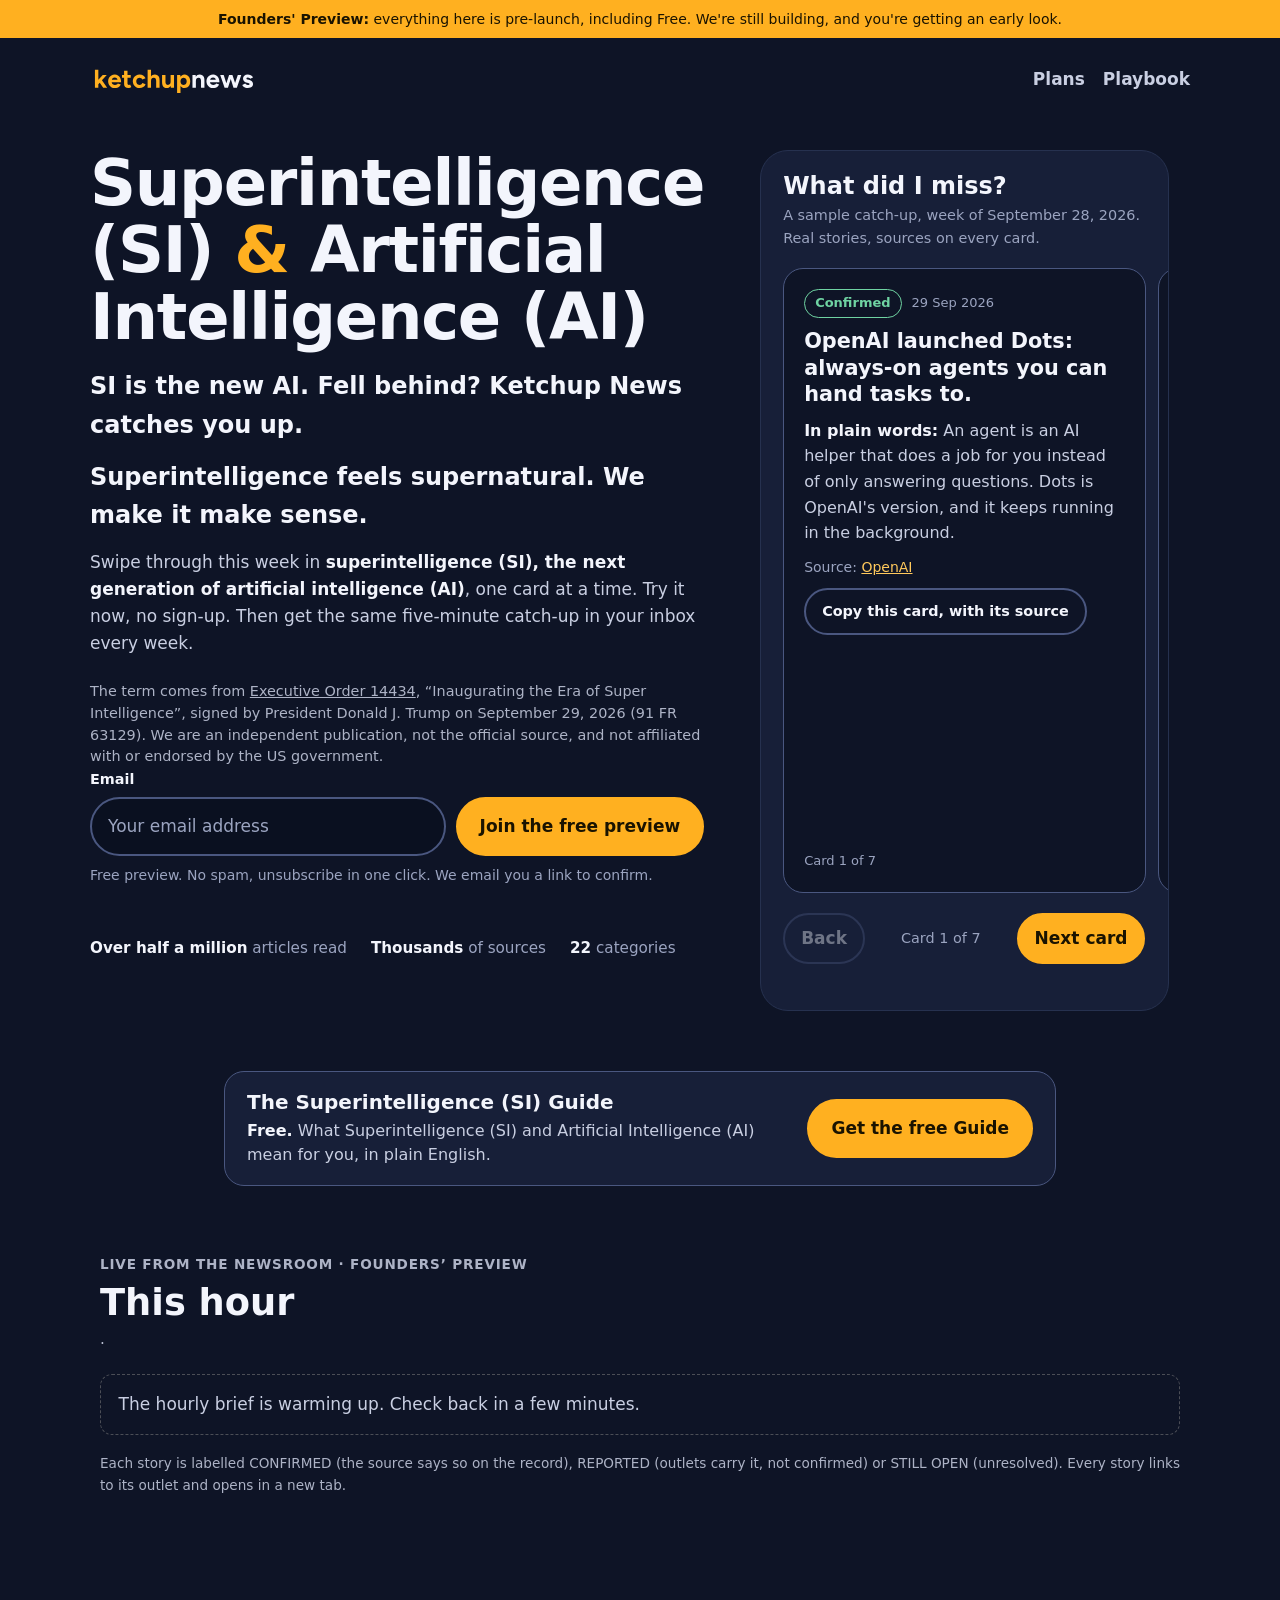
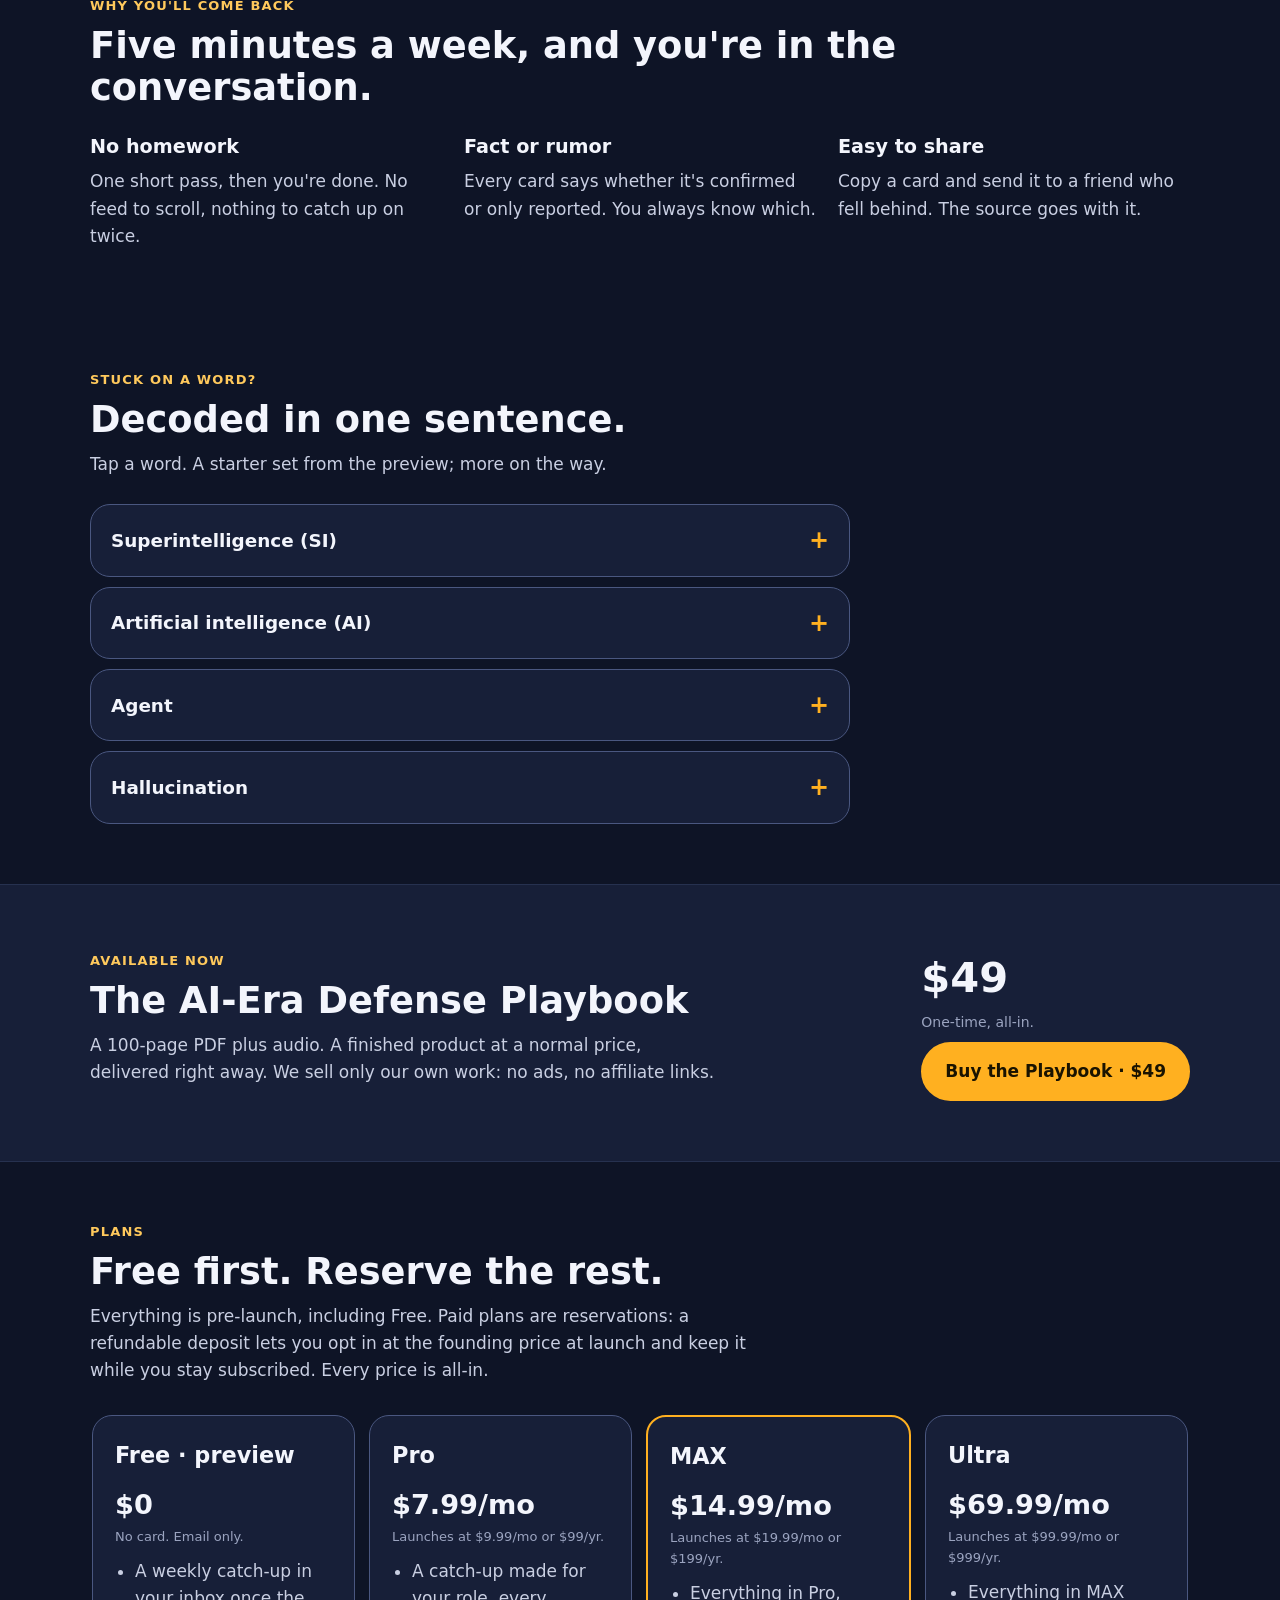
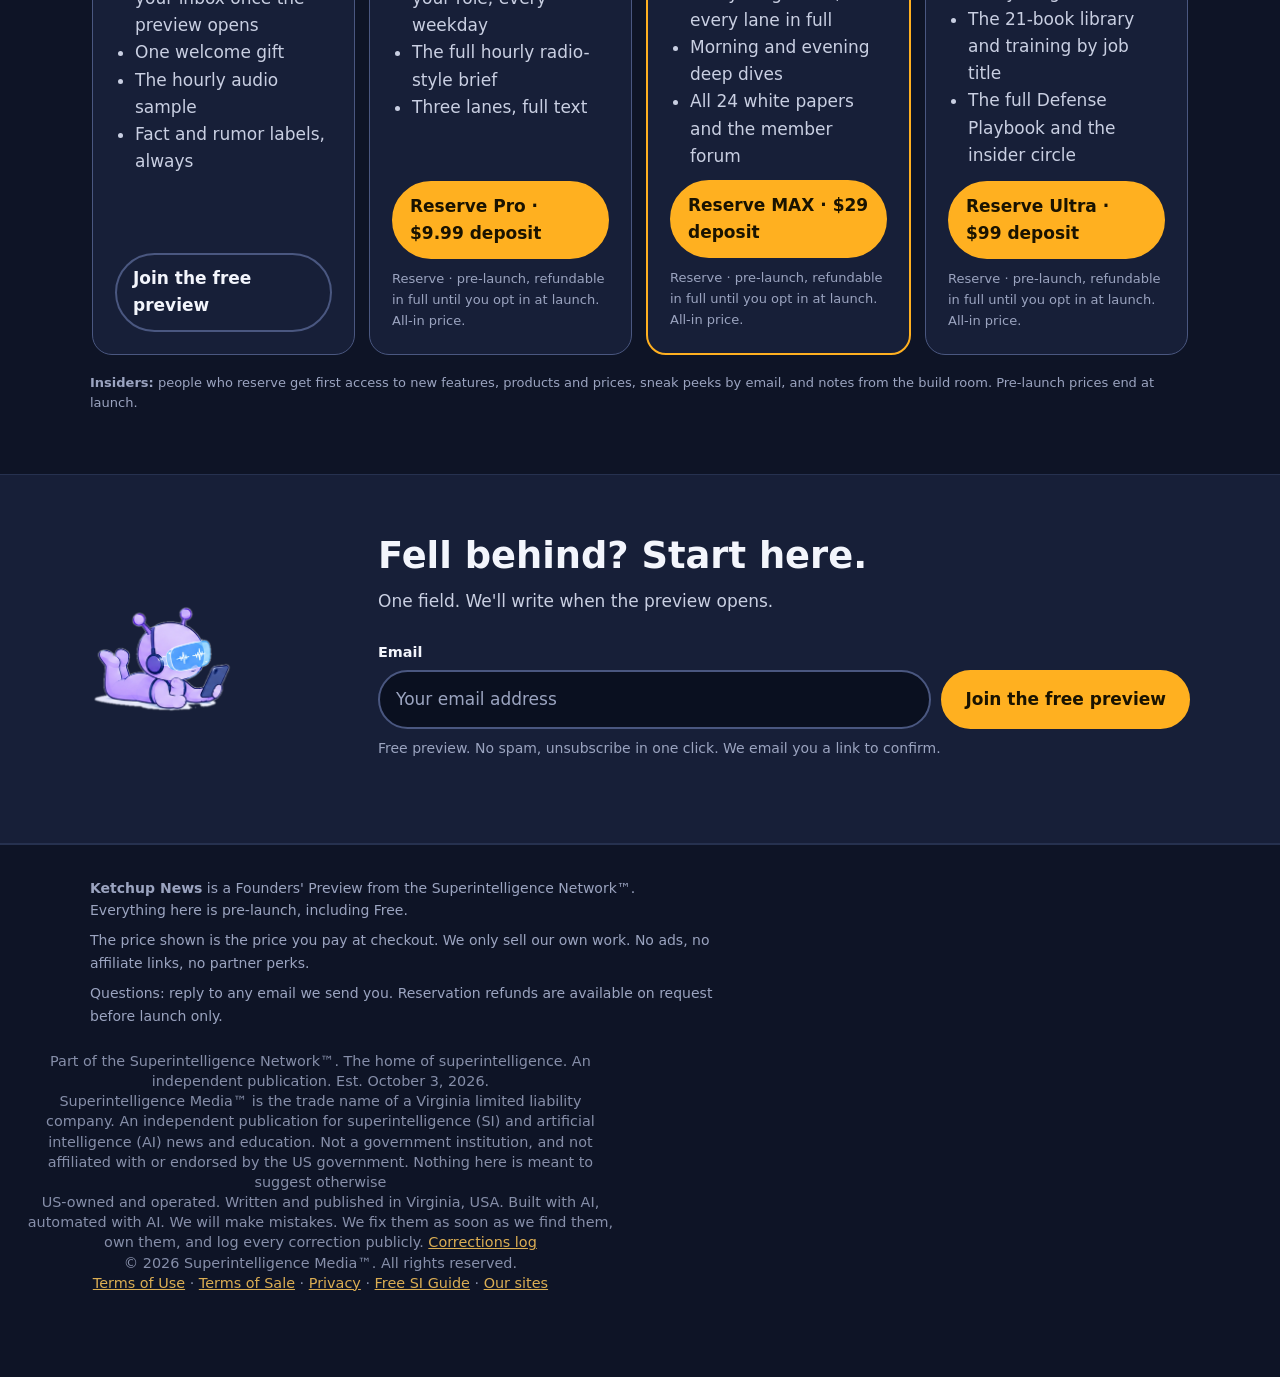
<file: index.html>
<!doctype html>
<html lang="en">
<head>
<meta charset="utf-8">
<meta name="robots" content="noai, noimageai">
<meta name="viewport" content="width=device-width, initial-scale=1">
<meta http-equiv="Content-Security-Policy" content="default-src 'none'; script-src 'self'; style-src 'self' https://fonts.googleapis.com; font-src https://fonts.gstatic.com; img-src 'self' data: blob:; media-src 'self' https://media.theagentsignal.com; connect-src https://acp9reat3l.execute-api.us-east-1.amazonaws.com https://siagentsignal.com; form-action 'self'; base-uri 'none'; object-src 'none'; manifest-src 'self'; upgrade-insecure-requests; require-trusted-types-for 'script'; trusted-types 'none'">
<meta name="referrer" content="strict-origin-when-cross-origin">
<title>Ketchup News | What did I miss? Superintelligence (SI) &amp; Artificial Intelligence (AI) in five cards</title>
<meta name="description" content="Missed the news on superintelligence (SI), the next generation of artificial intelligence (AI)? Swipe through the week in five cards, then get it weekly. Join the free preview.">
<link rel="canonical" href="https://ketchupnews.com/">
<meta name="theme-color" content="#0E1426">
<meta property="og:type" content="website">
<meta property="og:site_name" content="Ketchup News">
<meta property="og:title" content="What did I miss? Superintelligence (SI) &amp; Artificial Intelligence (AI) in five cards">
<meta property="og:description" content="Missed the news on superintelligence (SI), the next generation of artificial intelligence (AI)? Swipe through the week in five cards, then get it weekly. Join the free preview.">
<meta property="og:url" content="https://ketchupnews.com/">
<meta name="twitter:card" content="summary">
<link rel="icon" type="image/svg+xml" href="assets/favicon.svg">
<link rel="preconnect" href="https://fonts.googleapis.com">
<link rel="preconnect" href="https://fonts.gstatic.com" crossorigin>
<link rel="stylesheet" href="https://fonts.googleapis.com/css2?family=Outfit:wght@600;800&amp;family=Figtree:wght@400;600;700&amp;display=swap">
<link rel="stylesheet" href="assets/styles.css">
<script type="application/ld+json">{"@context":"https://schema.org","@graph":[{"@type":"WebSite","name":"Ketchup News","url":"https://ketchupnews.com/","description":"Missed the news on superintelligence (SI), the next generation of artificial intelligence (AI)? Swipe through the week in five cards, then get it weekly. Join the free preview."},{"@type":"Product","name":"AI-Era Defense Playbook","description":"100-page PDF plus audio.","brand":{"@type":"Brand","name":"Ketchup News"},"offers":{"@type":"Offer","price":"49.00","priceCurrency":"USD","availability":"https://schema.org/InStock"}}]}</script>
</head>
<body>
<a class="skip" href="#main">Skip to the page</a>
<div class="preview-bar" role="note"><div class="wrap"><b>Founders' Preview:</b> everything here is pre-launch, including Free. We're still building, and you're getting an early look.</div></div>
<header class="top">
  <div class="wrap row">
    <a class="logo" href="#top" aria-label="Ketchup News, home"><img class="brand-logo" id="logo" src="assets/logo.svg" width="167" height="38" alt="Ketchup News"></a>
    <nav aria-label="Page"><a href="#plans">Plans</a><a href="#playbook">Playbook</a></nav>
  </div>
</header>
<main id="main">
<section class="hero" id="top">
  <div class="wrap hero-grid">
    <div class="hero-copy">
      <h1><span>Superintelligence (SI)</span> <span class="amp">&amp;</span> <span>Artificial Intelligence (AI)</span></h1>
      <p class="tag">SI is the new AI. Fell behind? <b>Ketchup News catches you up.</b></p>
      <p class="tag">Superintelligence feels supernatural. We make it make sense.</p>
      <p class="lead">Swipe through this week in <b>superintelligence (SI), the next generation of artificial intelligence (AI)</b>, one card at a time. Try it now, no sign-up. Then get the same five-minute catch-up in your inbox every week.</p>
<p class="si-credit">The term comes from <a href="https://www.federalregister.gov/d/2026-20321" target="_blank" rel="noopener noreferrer" aria-label="Executive Order 14434 in the Federal Register (opens in a new tab)">Executive Order 14434</a>, “Inaugurating the Era of Super Intelligence”, signed by President Donald J. Trump on September 29, 2026 (91 FR 63129). We are an independent publication, not the official source, and not affiliated with or endorsed by the US government.</p>
      <div class="signup">
        <form class="join js-join" action="#" method="post" novalidate>
          <label class="f-lab " for="em1">Email</label>
          <div class="join-row">
            <input id="em1" name="email" type="email" inputmode="email" autocomplete="email" autocapitalize="off" spellcheck="false" placeholder="Your email address" required aria-describedby="em1-fine em1-err">
            <button class="btn" type="submit">Join the free preview</button>
          </div>
          <div class="hp" aria-hidden="true"><label for="hp1">Website (leave this empty)</label><input id="hp1" name="website" type="text" tabindex="-1" autocomplete="off"></div>
          <p class="fine" id="em1-fine">Free preview. No spam, unsubscribe in one click. We email you a link to confirm.</p>
          <p class="err js-err" id="em1-err" role="alert"></p>
          <noscript><p class="fine">Sign-up needs JavaScript switched on.</p></noscript>
        </form>
        <div class="done js-done" role="region" aria-label="Your sign-up" hidden></div>
      </div>
      <ul class="proof">
        <li><b>Over half a million</b> articles read</li>
        <li><b>Thousands</b> of sources</li>
        <li><b>22</b> categories</li>
      </ul>
    </div>
    <div class="stackcol" id="demo" aria-labelledby="demo-h">
      <div class="demo-h"><h2 id="demo-h">What did I miss?</h2><p>A sample catch-up, week of September 28, 2026. Real stories, sources on every card.</p></div>
      <div class="deck">
        <ol class="cards snap" id="cards" tabindex="0" aria-label="Seven cards. Swipe or use the buttons.">
          <li class="card" id="c1" aria-label="Card 1 of 7">
            <p class="meta"><span class="stamp fact">Confirmed</span><span>29 Sep 2026</span></p>
            <h3>OpenAI launched Dots: always-on agents you can hand tasks to.</h3>
            <p class="plain"><b>In plain words:</b> An agent is an AI helper that does a job for you instead of only answering questions. Dots is OpenAI's version, and it keeps running in the background.</p>
            <p class="src">Source: <a href="https://openai.com/index/introducing-dots/" target="_blank" rel="noopener">OpenAI<span class="sr"> (opens in a new tab)</span></a></p>
            <button class="btn-line sm share" type="button">Copy this card, with its source</button>
            <p class="count">Card 1 of 7</p>
          </li>
          <li class="card" id="c2" aria-label="Card 2 of 7">
            <p class="meta"><span class="stamp fact">Confirmed</span><span>29 Sep 2026</span></p>
            <h3>GPT-6.1 Sol: OpenAI says it nearly matches GPT-6 Astra and costs less.</h3>
            <p class="plain"><b>In plain words:</b> A newer, cheaper model from OpenAI. 'Says' matters here: the claim is the company's own.</p>
            <p class="src">Source: <a href="https://techcrunch.com/2026/09/29/openai-launches-gpt-6-1-sol-says-it-nearly-matches-gpt-6-astra-and-costs-less/" target="_blank" rel="noopener">TechCrunch<span class="sr"> (opens in a new tab)</span></a></p>
            <button class="btn-line sm share" type="button">Copy this card, with its source</button>
            <p class="count">Card 2 of 7</p>
          </li>
          <li class="card" id="c3" aria-label="Card 3 of 7">
            <p class="meta"><span class="stamp fact">Confirmed</span><span>30 Sep 2026</span></p>
            <h3>Google announced Gemini 4 Argon, its new frontier model, rolling out first to trusted cyber defenders.</h3>
            <p class="plain"><b>In plain words:</b> Google's newest top model is going first to security teams, not to everyone at once.</p>
            <p class="src">Source: <a href="https://blog.google/innovation-and-ai/models-and-research/gemini-models/gemini-4-argon/" target="_blank" rel="noopener">Google<span class="sr"> (opens in a new tab)</span></a></p>
            <button class="btn-line sm share" type="button">Copy this card, with its source</button>
            <p class="count">Card 3 of 7</p>
          </li>
          <li class="card" id="c4" aria-label="Card 4 of 7">
            <p class="meta"><span class="stamp wide">Widely reported, not confirmed</span><span>29 Sep 2026</span></p>
            <h3>Anthropic reportedly targets a mid-November IPO.</h3>
            <p class="plain"><b>In plain words:</b> Several outlets report it, none of them confirmed by the company. Treat it as a rumor until it is announced.</p>
            <p class="src">Source: <a href="https://www.bloomberght.com/anthropic-halka-arz-icin-kasim-ortasini-hedefliyor-3790046" target="_blank" rel="noopener">Bloomberg HT<span class="sr"> (opens in a new tab)</span></a></p>
            <button class="btn-line sm share" type="button">Copy this card, with its source</button>
            <p class="count">Card 4 of 7</p>
          </li>
          <li class="card" id="c5" aria-label="Card 5 of 7">
            <p class="meta"><span class="stamp fact">Confirmed</span><span>29 Sep 2026</span></p>
            <h3>Executive Order 14434: US federal agencies now say "Super Intelligence" (SI) instead of "AI".</h3>
            <p class="plain"><b>In plain words:</b> This is where the new name comes from. The term comes from <a href="https://www.federalregister.gov/d/2026-20321" target="_blank" rel="noopener noreferrer">Executive Order 14434<span class="sr"> (opens in a new tab)</span></a>, "Inaugurating the Era of Super Intelligence", signed by President Donald J. Trump on September 29, 2026 (91 FR 63129). A name change, not a claim that machines now outthink people. We are an independent publication, not the official source, and not affiliated with or endorsed by the US government.</p>
            <p class="src">Source: <a href="https://www.whitehouse.gov/presidential-actions/2026/09/inaugurating-the-era-of-super-intelligence/" target="_blank" rel="noopener">The White House<span class="sr"> (opens in a new tab)</span></a></p>
            <button class="btn-line sm share" type="button">Copy this card, with its source</button>
            <p class="count">Card 5 of 7</p>
          </li>
          <li class="card" id="c6" aria-label="Card 6 of 7">
            <p class="meta"><span class="stamp fact">Confirmed</span><span>30 Sep 2026</span></p>
            <h3>Google is replacing Gemini Gems with Skills, free accounts included.</h3>
            <p class="plain"><b>In plain words:</b> If you made a custom Gem, expect it to become a Skill. Free accounts get Skills too.</p>
            <p class="src">Source: <a href="https://9to5google.com/2026/09/30/gemini-skills-free/" target="_blank" rel="noopener">9to5Google<span class="sr"> (opens in a new tab)</span></a></p>
            <button class="btn-line sm share" type="button">Copy this card, with its source</button>
            <p class="count">Card 6 of 7</p>
          </li>
          <li class="card endcard" id="c7" aria-label="Last card">
            <img src="assets/img/char_blue_pulse-standing2.png" width="110" height="178" alt="A flat, pastel blue alien with two antennas, reading a phone">
            <h3>That's the week. Caught up.</h3>
            <p>Want this in your inbox every week? Pop your email in the box and join the free preview.</p>
            <a class="btn sm" href="#em1">Join the free preview</a>
          </li>
        </ol>
        <div class="deck-ctl">
          <button class="btn-line" type="button" id="prev" aria-controls="cards">Back</button>
          <p id="pos" class="pos" aria-live="polite">Card 1 of 7</p>
          <button class="btn sm" type="button" id="next" aria-controls="cards">Next card</button>
        </div>
        <p class="fine share-note" id="shareNote" role="status"></p>
      </div>
    </div>
  </div>
</section>

<aside class="sg" id="si-guide" aria-labelledby="sg-h"><div class="sg-card"><div class="sg-txt"><h2 id="sg-h">The Superintelligence (SI) Guide</h2><p><b>Free.</b> What Superintelligence (SI) and Artificial Intelligence (AI) mean for you, in plain English.</p></div><a class="btn sg-btn" href="https://siagentsignal.com/si/">Get the free Guide</a></div></aside>

<section class="hour" id="this-hour" aria-labelledby="hour-h">
  <div class="hour-in">
    <p class="hour-kick">Live from the newsroom &middot; Founders&rsquo; Preview</p>
    <h2 id="hour-h">This hour</h2>
    <p class="hour-meta"><span id="hour-updated"></span><span id="hour-count"></span></p>
    <p class="hour-warm" id="hour-warm">The hourly brief is warming up. Check back in a few minutes.</p>
    <ol class="hour-stories" id="hour-stories"></ol>
    <div class="hour-audio" id="hour-audio" hidden><p class="hour-aud-l">Listen to this hour (<span id="hour-secs"></span>). AI-generated voices.</p><audio id="hour-player" controls preload="none"></audio></div>
    <p class="hour-tid" id="hour-tid"></p>
    <div id="hour-ticker-wrap" hidden><p class="hour-tkh">Headline ticker</p><ul class="hour-ticker" id="hour-ticker"></ul></div>
    <p class="hour-note">Each story is labelled CONFIRMED (the source says so on the record), REPORTED (outlets carry it, not confirmed) or STILL OPEN (unresolved). Every story links to its outlet and opens in a new tab.</p>
  </div>
</section>


<section class="sec" aria-labelledby="why-h">
  <div class="wrap">
    <span class="sec-k">Why you'll come back</span>
    <h2 id="why-h">Five minutes a week, and you're in the conversation.</h2>
    <div class="trio">
      <div><h3>No homework</h3><p>One short pass, then you're done. No feed to scroll, nothing to catch up on twice.</p></div>
      <div><h3>Fact or rumor</h3><p>Every card says whether it's confirmed or only reported. You always know which.</p></div>
      <div><h3>Easy to share</h3><p>Copy a card and send it to a friend who fell behind. The source goes with it.</p></div>
    </div>
  </div>
</section>

<section class="sec" id="decoder" aria-labelledby="dec-h">
  <div class="wrap">
    <span class="sec-k">Stuck on a word?</span>
    <h2 id="dec-h">Decoded in one sentence.</h2>
    <p class="sub">Tap a word. A starter set from the preview; more on the way.</p>
    <div class="decs">
      <details><summary>Superintelligence (SI)</summary><p>The new name for the next generation of artificial intelligence. A name, not a claim that machines now outthink people.</p></details>
      <details><summary>Artificial intelligence (AI)</summary><p>Software that does things we used to need human judgement for, like writing, summarizing or spotting patterns.</p></details>
      <details><summary>Agent</summary><p>An AI helper that carries out a task for you, step by step, instead of only answering a question.</p></details>
      <details><summary>Hallucination</summary><p>When an AI states something confidently that isn't true. It's why every card here links a source.</p></details>
    </div>
  </div>
</section>

<section class="sec band" id="playbook" aria-labelledby="pb-h">
  <div class="wrap pb">
    <div>
      <span class="sec-k">Available now</span>
      <h2 id="pb-h">The AI-Era Defense Playbook</h2>
      <p>A 100-page PDF plus audio. A finished product at a normal price, delivered right away. We sell only our own work: no ads, no affiliate links.</p>
    </div>
    <div class="pb-buy"><p class="big">$49</p><p class="fine">One-time, all-in.</p><button data-pay-url="https://buy.stripe.com/eVqcN45OB50a1e07Jc8Vi0v?client_reference_id=ketchupnews-com" class="btn js-buy" type="button">Buy the Playbook · $49</button></div>
  </div>
</section>

<section class="sec" id="plans" aria-labelledby="plans-h">
  <div class="wrap">
    <span class="sec-k">Plans</span>
    <h2 id="plans-h">Free first. Reserve the rest.</h2>
    <p class="sub">Everything is pre-launch, including Free. Paid plans are reservations: a refundable deposit lets you opt in at the founding price at launch and keep it while you stay subscribed. Every price is all-in.</p>
    <div class="plans snap" tabindex="0" aria-label="Plans. Swipe for all four.">
      <article class="plan" aria-labelledby="t-free">
          <h3 id="t-free">Free · preview</h3>
          <p class="price"><b>$0</b><span>No card. Email only.</span></p>
          <ul><li>A weekly catch-up in your inbox once the preview opens</li><li>One welcome gift</li><li>The hourly audio sample</li><li>Fact and rumor labels, always</li></ul>
          <a class="btn-line" href="#top">Join the free preview</a>
          
        </article>
        <article class="plan" aria-labelledby="t-pro">
          <h3 id="t-pro">Pro</h3>
          <p class="price"><b>$7.99/mo</b><span>Launches at $9.99/mo or $99/yr.</span></p>
          <ul><li>A catch-up made for your role, every weekday</li><li>The full hourly radio-style brief</li><li>Three lanes, full text</li></ul>
          <button data-pay-url="https://buy.stripe.com/3cI9ASfpb64e4qc3sW8Vi0w?client_reference_id=ketchupnews-com" class="btn sm js-reserve" type="button" data-tier="pro">Reserve Pro · $9.99 deposit</button>
          <p class="refund">Reserve · pre-launch, refundable in full until you opt in at launch. All-in price.</p>
        </article>
        <article class="plan feat" aria-labelledby="t-max">
          <h3 id="t-max">MAX</h3>
          <p class="price"><b>$14.99/mo</b><span>Launches at $19.99/mo or $199/yr.</span></p>
          <ul><li>Everything in Pro, every lane in full</li><li>Morning and evening deep dives</li><li>All 24 white papers and the member forum</li></ul>
          <button data-pay-url="https://buy.stripe.com/4gMbJ0dh3gISaOA1kO8Vi0x?client_reference_id=ketchupnews-com" class="btn sm js-reserve" type="button" data-tier="max">Reserve MAX · $29 deposit</button>
          <p class="refund">Reserve · pre-launch, refundable in full until you opt in at launch. All-in price.</p>
        </article>
        <article class="plan" aria-labelledby="t-ultra">
          <h3 id="t-ultra">Ultra</h3>
          <p class="price"><b>$69.99/mo</b><span>Launches at $99.99/mo or $999/yr.</span></p>
          <ul><li>Everything in MAX</li><li>The 21-book library and training by job title</li><li>The full Defense Playbook and the insider circle</li></ul>
          <button data-pay-url="https://buy.stripe.com/4gMfZggtf8cme0Me7A8Vi0y?client_reference_id=ketchupnews-com" class="btn sm js-reserve" type="button" data-tier="ultra">Reserve Ultra · $99 deposit</button>
          <p class="refund">Reserve · pre-launch, refundable in full until you opt in at launch. All-in price.</p>
        </article>
        </div>
    <p class="insider"><b>Insiders:</b> people who reserve get first access to new features, products and prices, sneak peeks by email, and notes from the build room. Pre-launch prices end at launch.</p>
  </div>
</section>

<section class="sec band final" aria-labelledby="fin-h">
  <div class="wrap fin">
    <img src="assets/img/char_purple_pulse-lying.png" width="240" height="187" alt="A flat, pastel purple alien with two antennas, lying down and reading a phone">
    <div>
      <h2 id="fin-h">Fell behind? Start here.</h2>
      <p class="sub">One field. We'll write when the preview opens.</p>
      <div class="signup">
        <form class="join js-join" action="#" method="post" novalidate>
          <label class="f-lab " for="em2">Email</label>
          <div class="join-row">
            <input id="em2" name="email" type="email" inputmode="email" autocomplete="email" autocapitalize="off" spellcheck="false" placeholder="Your email address" required aria-describedby="em2-fine em2-err">
            <button class="btn" type="submit">Join the free preview</button>
          </div>
          <div class="hp" aria-hidden="true"><label for="hp2">Website (leave this empty)</label><input id="hp2" name="website" type="text" tabindex="-1" autocomplete="off"></div>
          <p class="fine" id="em2-fine">Free preview. No spam, unsubscribe in one click. We email you a link to confirm.</p>
          <p class="err js-err" id="em2-err" role="alert"></p>
          <noscript><p class="fine">Sign-up needs JavaScript switched on.</p></noscript>
        </form>
        <div class="done js-done" role="region" aria-label="Your sign-up" hidden></div>
      </div>
    </div>
  </div>
</section>
</main>
<footer class="foot">
  <div class="wrap">
    <p><b>Ketchup News</b> is a Founders' Preview from the Superintelligence Network™. Everything here is pre-launch, including Free.</p>
    <p>The price shown is the price you pay at checkout. We only sell our own work. No ads, no affiliate links, no partner perks.</p>
    <p>Questions: reply to any email we send you. Reservation refunds are available on request before launch only.</p>
  </div>
<p class="trade-name"><span>Part of the Superintelligence Network™. The home of superintelligence. An independent publication. Est. October 3, 2026.</span> <span>Superintelligence Media™ is the trade name of a Virginia limited liability company. An independent publication for superintelligence (SI) and artificial intelligence (AI) news and education. Not a government institution, and not affiliated with or endorsed by the US government. Nothing here is meant to suggest otherwise</span> <span>US-owned and operated. Written and published in Virginia, USA. Built with AI, automated with AI. We will make mistakes. We fix them as soon as we find them, own them, and log every correction publicly. <a href="https://siagentsignal.com/corrections.html" target="_blank" rel="noopener">Corrections log</a></span> <span>© 2026 Superintelligence Media™. All rights reserved.</span> <span><a href="https://siagentsignal.com/terms.html" target="_blank" rel="noopener">Terms of Use</a> &middot; <a href="https://siagentsignal.com/terms-of-sale.html" target="_blank" rel="noopener">Terms of Sale</a> &middot; <a href="https://siagentsignal.com/privacy.html" target="_blank" rel="noopener">Privacy</a> &middot; <a href="https://siagentsignal.com/si/">Free SI Guide</a> &middot; <a href="https://siagentsignal.com/network.html">Our sites</a></span></p>
<!-- hours-saved:start --><div data-hours-saved="footer"></div><!-- hours-saved:end -->
</footer>
<dialog id="checkout" aria-labelledby="co-h">
  <div class="co">
    <h2 id="co-h">Reserve</h2>
    <p class="co-price" id="coPrice"></p>
    <p class="co-save" id="coSave"></p>
    <ul id="coGet"></ul>
    <p class="co-fine" id="coRefund"></p>
    <p class="co-fine" id="coInsider" hidden></p>
    <p class="co-fine">Secure checkout through Stripe. The price shown is the price you pay at checkout. See the <a href="https://siagentsignal.com/terms-of-sale.html" target="_blank" rel="noopener">Terms of Sale</a>.</p>
    <p class="co-status" id="coStatus" role="status"></p>
    <div class="co-actions"><button class="btn" type="button" id="coPay">Pay</button><button class="btn-line" type="button" id="coClose">Close</button></div>
  </div>
</dialog>
<script src="assets/app.js"></script>
<script src="assets/stack.js"></script>
<script src="assets/feed.js" defer></script>
<script src="assets/counter.js?v=ae956345" defer></script><!-- hours-saved:script -->
</body>
</html>
</file>
<file: assets/styles.css>
:root{--bg:#0E1426;--ink:#F3F5FC;--ink2:#C9CFE2;--muted:#9BA4C0;--accent:#FFB020;--accent-ink:#1A1300;--link:#FFC95C;--link-h:#FFE0A0;--focus:#FFB020;--panel:#171F38;--field:#0A1020;--line:#26314F;--line-strong:#4A5780;--err:#FF9A91;--kicker:#FFC95C;--bar-bg:#FFB020;--bar-ink:#1A1300;--fd:"Outfit",system-ui,sans-serif;--fb:"Figtree",system-ui,sans-serif;--maxw:1140px;--r:20px;--r-btn:999px}

*,*::before,*::after{box-sizing:border-box}
html{-webkit-text-size-adjust:100%;scroll-behavior:smooth}
body{margin:0;background:var(--bg);color:var(--ink2);font-family:var(--fb);font-size:1.0625rem;line-height:1.6}
img{max-width:100%;height:auto;display:block}
a{color:var(--link)}
a:hover{color:var(--link-h)}
:focus-visible{outline:3px solid var(--focus);outline-offset:3px;border-radius:4px}
.sr{position:absolute;width:1px;height:1px;margin:-1px;padding:0;overflow:hidden;clip:rect(0 0 0 0);white-space:nowrap;border:0}
.hp{position:absolute;left:-9999px;width:1px;height:1px;overflow:hidden}
.wrap{width:100%;max-width:var(--maxw,1080px);margin:0 auto;padding:0 20px}
.skip{position:absolute;left:12px;top:-60px;background:var(--ink);color:var(--bg);padding:10px 14px;border-radius:8px;z-index:20}
.skip:focus{top:10px}
.preview-bar{background:var(--bar-bg);color:var(--bar-ink);font-size:.875rem;padding:8px 0;text-align:center}
.preview-bar b{font-weight:700}
.mark{display:inline-block;width:36px;height:31px;background:var(--accent);-webkit-mask:url(img/mark.png) center/contain no-repeat;mask:url(img/mark.png) center/contain no-repeat}
.btn{font:inherit;font-weight:700;background:var(--accent);color:var(--accent-ink);border:2px solid var(--accent);border-radius:var(--r-btn,12px);padding:14px 22px;min-height:52px;cursor:pointer;white-space:nowrap}
.btn:hover{filter:brightness(.93)}
.btn:disabled{opacity:.6;cursor:progress}
.btn.sm{padding:10px 16px;min-height:44px}
.btn-line{font:inherit;font-weight:700;background:transparent;color:var(--ink);border:2px solid var(--line-strong);border-radius:var(--r-btn,12px);padding:10px 16px;min-height:44px;cursor:pointer;text-decoration:none;display:inline-flex;align-items:center}
.btn-line:hover{border-color:var(--ink)}
.f-lab{display:block;font-weight:700;font-size:.9rem;color:var(--ink);margin-bottom:6px}
.join-row{display:flex;gap:10px;flex-wrap:wrap}
.join-row input{flex:1 1 240px;min-width:0;font:inherit;color:var(--ink);background:var(--field);border:2px solid var(--line-strong);border-radius:var(--r-btn,12px);padding:13px 16px;min-height:52px}
.join-row input::placeholder{color:var(--muted)}
.join-row input[aria-invalid="true"]{border-color:var(--err)}
.fine{font-size:.875rem;color:var(--muted);margin:8px 0 0}
.err{color:var(--err);font-size:.9rem;margin:6px 0 0;min-height:1.2em}
.done{background:var(--panel);border:2px solid var(--accent);border-radius:var(--r,16px);padding:18px 20px}
.done h3{margin:0 0 6px;color:var(--ink);font-size:1.2rem}
.done p{margin:0}
.sec-k{display:block;font-size:.8125rem;font-weight:700;letter-spacing:.09em;text-transform:uppercase;color:var(--kicker);margin-bottom:8px}
.src{font-size:.875rem;color:var(--muted);margin:10px 0 0}
.stamp{display:inline-block;font-size:.8125rem;font-weight:700;border-radius:999px;padding:3px 10px;border:1.5px solid currentColor}
.stamp.fact{color:#0B6B43}
.stamp.wide{color:#6B4300;border-style:dashed}
.refund{font-size:.8125rem;color:var(--muted);margin:8px 0 0}
.insider{font-size:.8125rem;color:var(--muted);margin:6px 0 0}
.foot{border-top:1px solid var(--line);padding:32px 0 48px;color:var(--muted);font-size:.875rem}
.foot p{margin:0 0 8px;max-width:70ch}
dialog{border:0;border-radius:var(--r,16px);padding:0;max-width:min(480px,calc(100vw - 32px));width:100%;background:var(--panel);color:var(--ink2);box-shadow:0 20px 60px rgba(0,0,0,.35)}
dialog::backdrop{background:rgba(10,12,20,.6)}
.co{padding:24px}
.co h2{margin:0 0 6px;color:var(--ink);font-size:1.4rem}
.co ul{margin:10px 0;padding-left:20px}
.co-price{font-weight:700;color:var(--ink);margin:0}
.co-save{color:var(--kicker);font-weight:700;margin:4px 0 0}
.co-fine{font-size:.875rem;color:var(--muted);margin:8px 0 0}
.co-status{min-height:1.4em;color:var(--ink);font-size:.9rem;margin:10px 0 0}
.co-actions{display:flex;gap:10px;flex-wrap:wrap;margin-top:14px}
@media (prefers-reduced-motion:reduce){html{scroll-behavior:auto}*{animation:none!important;transition:none!important}}

.stamp.fact{color:#6FD3A2}.stamp.wide{color:#F0C060}
.top{padding:16px 0}
.row{display:flex;align-items:center;justify-content:space-between;gap:16px;flex-wrap:wrap}
.logo{display:inline-flex;align-items:center;gap:10px;text-decoration:none;color:var(--ink)}
.wm{font-family:var(--fd);font-weight:800;font-size:1.45rem;letter-spacing:-.02em}
.wm b{color:var(--accent);font-weight:800}
.top nav{display:flex;gap:18px;font-weight:600}
.top nav a{color:var(--ink2);text-decoration:none;padding:8px 0}
.hero{padding:28px 0 56px}
.hero-grid{display:grid;gap:36px}
h1{font-family:var(--fd);font-weight:800;color:var(--ink);margin:0 0 16px;letter-spacing:-.02em;line-height:1.05;font-size:clamp(2.2rem,8.6vw,4rem)}
h1 span{display:inline}
h1 .amp{color:var(--accent)}
.tag{font-family:var(--fd);font-size:clamp(1.15rem,4vw,1.5rem);font-weight:600;color:var(--ink);margin:0 0 14px}
.lead{margin:0 0 24px;max-width:56ch}
.lead b{color:var(--ink)}
.proof{list-style:none;display:flex;gap:8px 24px;flex-wrap:wrap;padding:0;margin:26px 0 0;color:var(--muted);font-size:.95rem}
.proof b{color:var(--ink)}
.stackcol{background:var(--panel);border:1px solid var(--line);border-radius:28px;padding:22px 0 18px;min-width:0}
.demo-h{padding:0 22px 14px}
.demo-h h2{font-family:var(--fd);font-weight:800;color:var(--ink);font-size:1.5rem;margin:0 0 4px}
.demo-h p{margin:0;color:var(--muted);font-size:.9rem}
.snap{position:relative;scroll-snap-type:x mandatory;overflow-x:auto;overscroll-behavior-x:contain;scrollbar-width:thin}
.cards{scroll-padding:0 22px;display:flex;gap:12px;list-style:none;margin:0;padding:4px 22px 8px}
.card{flex:0 0 100%;scroll-snap-align:start;background:var(--bg);border:1px solid var(--line-strong);border-radius:var(--r);padding:20px;display:flex;flex-direction:column;gap:10px;min-height:340px}
.card h3{font-family:var(--fd);font-weight:600;color:var(--ink);font-size:1.3rem;line-height:1.28;margin:0}
.card p{margin:0}
.meta{display:flex;gap:10px;align-items:center;flex-wrap:wrap;font-size:.8125rem;color:var(--muted)}
.plain{font-size:1rem}
.plain b{color:var(--ink)}
.count{margin-top:auto!important;font-size:.8125rem;color:var(--muted)}
.endcard{align-items:flex-start;justify-content:center}
.endcard img{margin-bottom:4px}
.deck-ctl{display:flex;align-items:center;justify-content:space-between;gap:12px;padding:12px 22px 0}
.pos{margin:0;font-size:.9rem;color:var(--muted)}
.deck-ctl button:disabled{opacity:.4;cursor:default}
.sec{padding:60px 0}
.sec.band{background:var(--panel);border-block:1px solid var(--line)}
h2{font-family:var(--fd);font-weight:800;color:var(--ink);font-size:clamp(1.6rem,5vw,2.3rem);line-height:1.15;margin:0 0 10px}
h3{font-family:var(--fd);font-weight:600;color:var(--ink);font-size:1.2rem;margin:0 0 6px}
.share{align-self:flex-start;font-size:.9rem}
.share-note{padding:6px 22px 0;min-height:1.4em}
.decs{display:grid;gap:10px;max-width:760px}
.decs details{background:var(--panel);border:1px solid var(--line-strong);border-radius:var(--r);padding:0 20px}
.decs summary{cursor:pointer;font-family:var(--fd);font-weight:600;color:var(--ink);font-size:1.15rem;padding:16px 0;min-height:56px;display:flex;align-items:center;justify-content:space-between;list-style:none}
.decs summary::-webkit-details-marker{display:none}
.decs summary::after{content:"+";color:var(--accent);font-size:1.5rem}
.decs details[open] summary::after{content:"\2212"}
.decs p{margin:0 0 16px}
.sub{max-width:62ch;margin:0 0 26px}
.trio{display:grid;gap:22px;margin-top:22px}
.trio p{margin:0}
.pb{display:grid;gap:24px;align-items:center}
.pb p{margin:0 0 8px;max-width:58ch}
.pb-buy .big{font-family:var(--fd);font-weight:800;font-size:2.6rem;color:var(--ink);margin:0}
.plans{display:flex;gap:14px;padding:4px 2px 12px}
.plan{flex:0 0 min(300px,82vw);scroll-snap-align:start;background:var(--panel);border:1px solid var(--line-strong);border-radius:var(--r);padding:22px;display:flex;flex-direction:column;gap:10px}
.plan.feat{border-color:var(--accent);border-width:2px}
.plan h3{font-size:1.4rem;margin:0}
.plan ul{margin:0;padding-left:20px;flex:1}
.price{margin:0;display:grid}
.price b{font-family:var(--fd);font-weight:800;font-size:1.7rem;color:var(--ink)}
.price span{font-size:.8125rem;color:var(--muted)}
.plan .btn,.plan .btn-line{align-self:flex-start;white-space:normal;text-align:left}
.plan .refund{margin:0}
.fin{display:grid;gap:24px;align-items:center}
.fin img{width:min(240px,60%);height:auto}
@media (min-width:900px){.hero-grid{grid-template-columns:1.05fr .95fr;align-items:start;gap:56px}.trio{grid-template-columns:repeat(3,1fr)}.pb{grid-template-columns:1fr auto;gap:60px}.plans{overflow-x:visible}.plan{flex:1 1 0;min-width:0}.fin{grid-template-columns:240px 1fr;gap:48px}.top{padding:20px 0}}
/* "This hour" section (generated by build_parked.py; colours follow the site theme) */
.hour{padding:2.5rem 0}
.hour-in{width:min(1080px,100% - 32px);margin-inline:auto}
.hour-kick{margin:0 0 .4rem;font-size:.85rem;font-weight:700;letter-spacing:.06em;text-transform:uppercase;opacity:.85}
.hour-in h2{margin:0 0 .5rem}
.hour-meta{margin:0 0 1.1rem;font-size:.95rem;opacity:.9}
.hour-meta span+span:before{content:" \00b7 "}
.hour-warm{margin:0;padding:1rem 1.1rem;border:1px dashed rgba(127,127,127,.55);border-radius:12px}
.hour-stories{list-style:none;margin:0;padding:0;display:grid;gap:.9rem}
.hour-story{padding:1rem 1.1rem;border:1px solid rgba(127,127,127,.35);border-radius:12px;overflow-wrap:anywhere}
.hour-lab{display:inline-block;margin:0 0 .45rem;padding:.12rem .55rem;border:1px solid currentColor;border-radius:999px;font-size:.75rem;font-weight:700;letter-spacing:.05em}
.hour-lab.lab-conf{color:#7FDCA6;background:rgba(111,211,154,.15)}
.hour-lab.lab-rep{color:#FFC95C;background:rgba(255,201,92,.15)}
.hour-lab.lab-open{color:#C3CAE0;background:rgba(195,202,224,.14)}
.hour-title{display:block;font-weight:700;font-size:1.1rem;line-height:1.35}
.hour-sum{margin:.4rem 0 0}
.hour-src{margin:.4rem 0 0;font-size:.85rem;opacity:.85}
.hour-audio{margin-top:1.1rem}
.hour-aud-l{margin:0 0 .4rem;font-weight:600}
.hour-audio audio{display:block;width:100%;max-width:100%}
.hour-tid{margin:1rem 0 0;font-style:italic}
.hour-tid:empty{display:none}
.hour-tkh{margin:1.25rem 0 .4rem;font-size:.85rem;font-weight:700;letter-spacing:.06em;text-transform:uppercase;opacity:.85}
.hour-ticker{list-style:none;margin:0;padding:0;display:grid;gap:.35rem;font-size:.95rem}
.hour-tk{padding:.35rem 0;border-top:1px solid rgba(127,127,127,.25);overflow-wrap:anywhere}
.hour-tk .hour-title{display:inline;font-size:inherit;font-weight:600}
.hour-tk-o{opacity:.8}
.hour-note{margin:1.1rem 0 0;font-size:.85rem;opacity:.85}
.hour-sr{position:absolute;left:-9999px}

/* placeholder logo slot (see README) */
a.brand img.brand-logo,a.logo img.brand-logo,img.brand-logo{display:block;height:38px;width:auto;max-width:100%}
.trade-name span{display:inline-block;margin:0 .6rem}.trade-name{max-width:70rem;margin:0 auto;padding:1rem 16px 1.75rem;font-size:.9rem;line-height:1.4;text-align:center;color:inherit;opacity:.85;grid-column:1/-1}

/* legal-ae: the credit line beside the first SI mention (pick B; shared snippet, _gen/legal_ae.py) */
.si-credit{margin:.75rem 0 0;font-size:.9rem;line-height:1.5;color:inherit;opacity:.85;text-align:inherit}.si-credit a{color:inherit;text-decoration:underline}

/* si-guide: the free Superintelligence (SI) Guide card (shared snippet, _gen/si_guide.py) */
.sg{padding:4px 0 28px}.sg-card{display:flex;flex-wrap:wrap;align-items:center;justify-content:space-between;gap:14px 22px;box-sizing:border-box;width:min(100% - 32px,52rem);margin:0 auto;padding:18px 22px;background:var(--panel);border:1px solid var(--line-strong);border-radius:var(--r,12px);text-align:left}.sg-txt{flex:1 1 17rem;min-width:0}.sg-card h2{margin:0 0 4px;font:700 1.25rem/1.25 var(--fd);letter-spacing:0;text-transform:none;max-width:none;color:var(--ink)}.sg-card p{margin:0;font-size:1rem;line-height:1.5;color:var(--ink2)}.sg-card p b{color:var(--ink)}.sg .btn.sg-btn{display:inline-flex;align-items:center;justify-content:center;flex:none;width:auto;text-decoration:none;text-align:center;white-space:normal}.sg .btn.sg-btn,.sg .btn.sg-btn:hover{color:var(--accent-ink)}@media (max-width:520px){.sg-card{padding:16px}.sg .btn.sg-btn{width:100%}}
</file>
